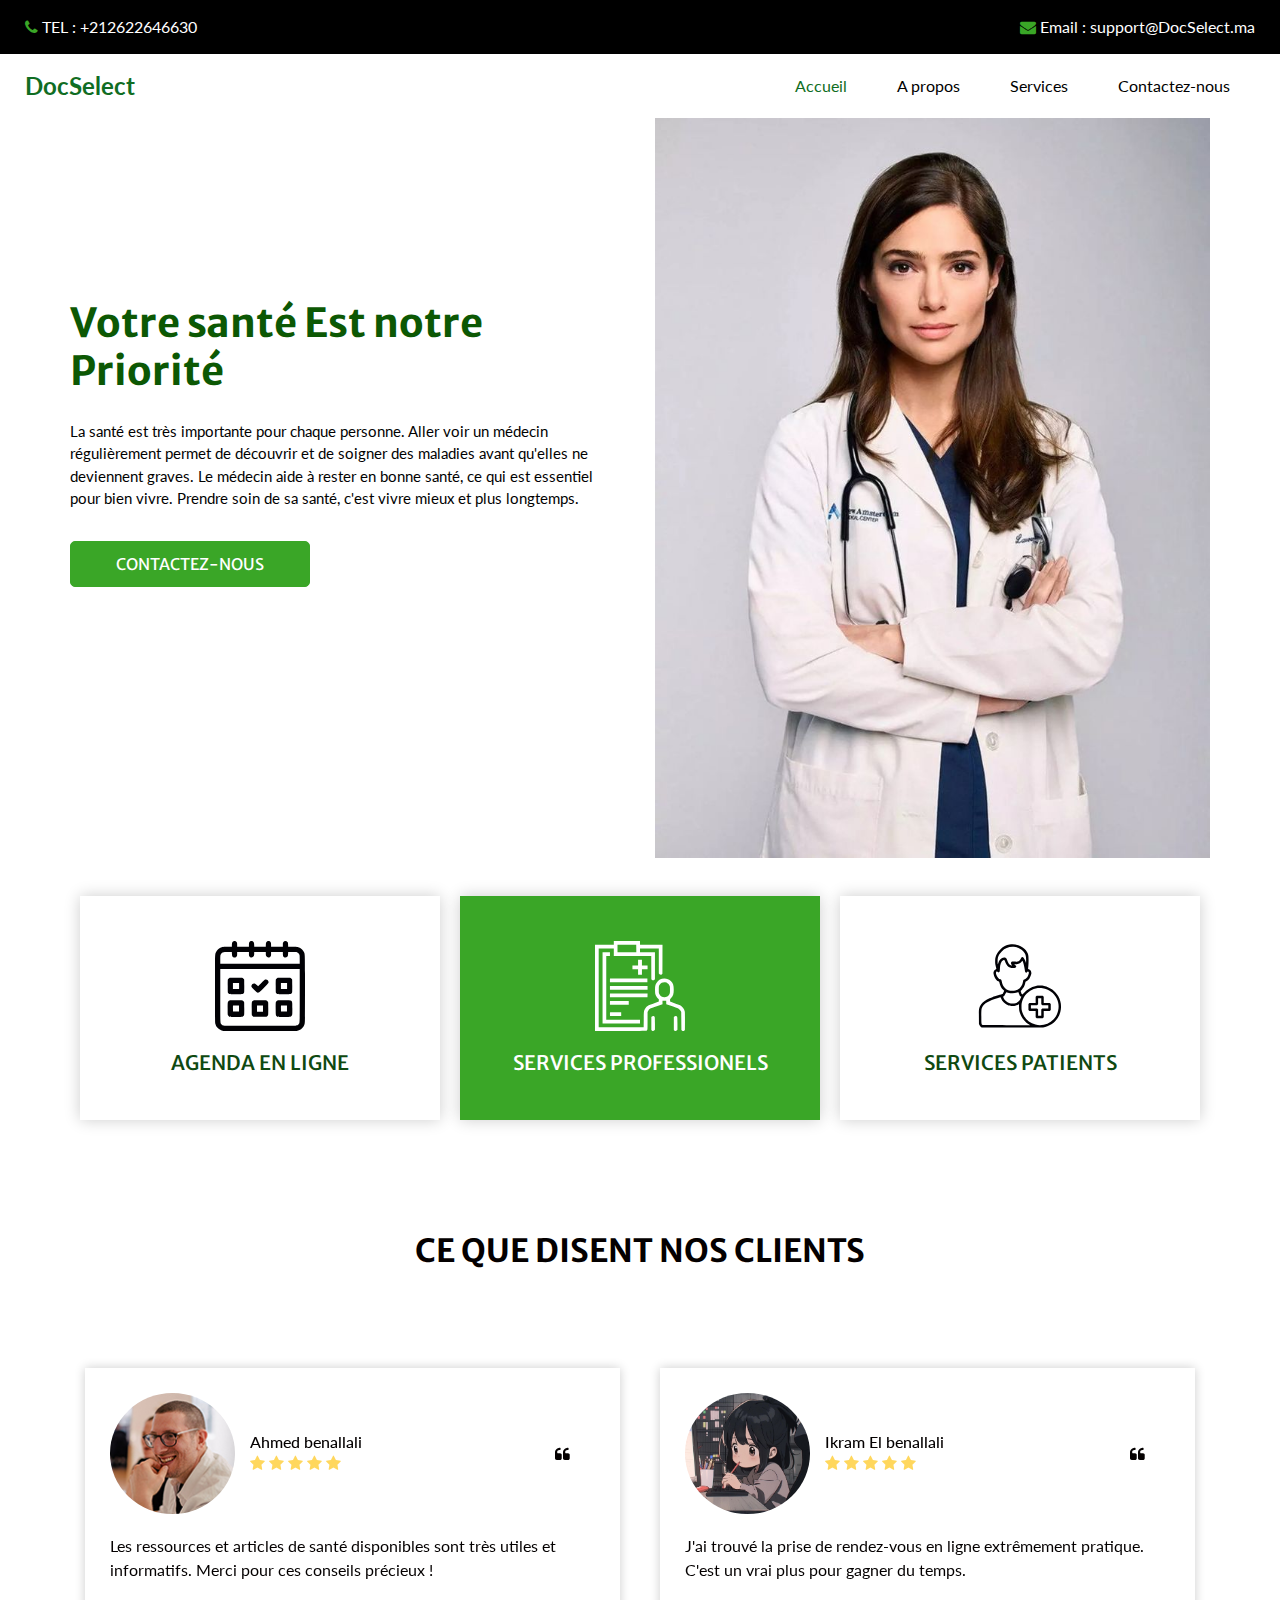
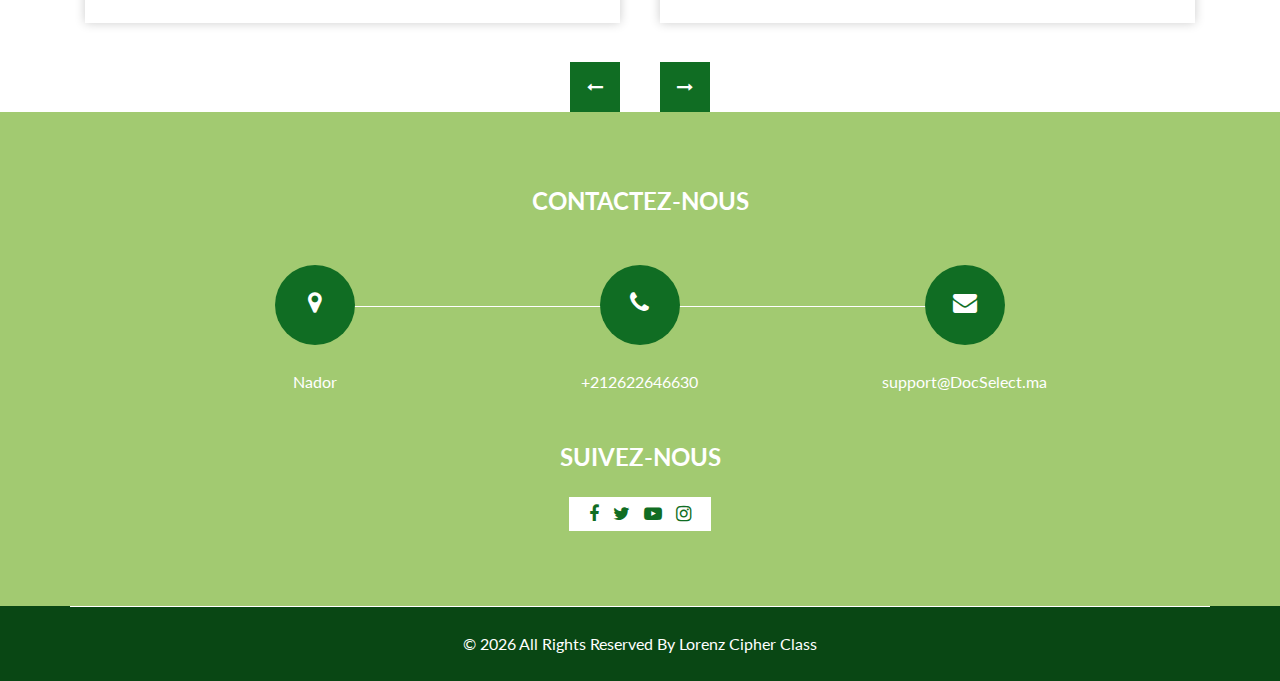
<file: home.html>
<!DOCTYPE html>
<html>
  <head>
    <!-- Basic -->
    <meta charset="utf-8" />
    <meta http-equiv="X-UA-Compatible" content="IE=edge" />
    <!-- Mobile Metas -->
    <meta
      name="viewport"
      content="width=device-width, initial-scale=1, shrink-to-fit=no"
    />
    <!-- Site Metas -->
    <meta name="keywords" content="" />
    <meta name="description" content="" />
    <meta name="author" content="" />

    <title>DocSelect</title>

    <!-- slider stylesheet -->
    <link
      rel="stylesheet"
      type="text/css"
      href="https://cdnjs.cloudflare.com/ajax/libs/OwlCarousel2/2.3.4/assets/owl.carousel.min.css"
    />
    <!-- bootstrap core css -->
    <link rel="stylesheet" type="text/css" href="css/bootstrap.css" />
    <!-- font awesome style -->
    <link rel="stylesheet" type="text/css" href="css/font-awesome.min.css" />

    <!-- Custom styles for this template -->
    <link href="css/style.css" rel="stylesheet" />
    <!-- responsive style -->
    <link href="css/responsive.css" rel="stylesheet" />
  </head>

  <body>
    <div class="hero_area">
      <!-- header section strats -->
      <header class="header_section">
        <div class="header_top">
          <div class="container-fluid">
            <div class="contact_nav">
              <a href="tel:+212694430042">
                <i class="fa fa-phone" aria-hidden="true"></i>
                <span> TEL : +212622646630 </span>
              </a>
              <a href="support@DocSelect.ma">
                <i class="fa fa-envelope" aria-hidden="true"></i>
                <span> Email : support@DocSelect.ma </span>
              </a>
            </div>
          </div>
        </div>
        <div class="header_bottom">
          <div class="container-fluid">
            <nav class="navbar navbar-expand-lg custom_nav-container">
              <a class="navbar-brand" href="home.html">
                <span> DocSelect </span>
              </a>

              <button
                class="navbar-toggler"
                type="button"
                data-toggle="collapse"
                data-target="#navbarSupportedContent"
                aria-controls="navbarSupportedContent"
                aria-expanded="false"
                aria-label="Toggle navigation"
              >
                <span class=""> </span>
              </button>

              <div class="collapse navbar-collapse" id="navbarSupportedContent">
                <ul class="navbar-nav">
                  <li class="nav-item active">
                    <a class="nav-link" href="home.html"
                      >Accueil <span class="sr-only">(current)</span></a
                    >
                  </li>
                  <li class="nav-item">
                    <a class="nav-link" href="about.html"> A propos</a>
                  </li>
                  <li class="nav-item">
                    <a class="nav-link" href="service.html">Services</a>
                  </li>
                  <li class="nav-item">
                    <a class="nav-link" href="contact.html">Contactez-nous</a>
                  </li>
                </ul>
              </div>
            </nav>
          </div>
        </div>
      </header>
      <!-- end header section -->
      <!-- slider section -->
      <section class="slider_section">
        <div class="container">
          <div class="row">
            <div class="col-md-6">
              <div class="detail-box">
                <h1>
                  Votre santé Est notre <br />
                  Priorité <br />
                  
                </h1>
                <p>
                    La santé est très importante pour chaque personne.
                    Aller voir un médecin régulièrement permet de découvrir et de soigner des maladies
                    avant qu'elles ne deviennent graves. Le médecin aide à rester en bonne santé,
                    ce qui est essentiel pour bien vivre. Prendre soin de sa santé,
                    c'est vivre mieux et plus longtemps.
                </p>
                <a href="contact.html"> Contactez-nous </a>
              </div>
            </div>
            <div class="col-md-6">
              <div class="img-box">
                <img src="images/doctor2.jpg" alt="" />
              </div>
            </div>
          </div>
        </div>
      </section>
      <!-- end slider section -->
    </div>

    <!-- feature section -->
    <section class="feature_section">
      <div class="container">
        <div class="feature_container">
          <div class="box">
            <div class="img-box">
              <svg
                xmlns="http://www.w3.org/2000/svg"
                version="1.0"
                width="512.000000pt"
                height="512.000000pt"
                viewBox="0 0 512.000000 512.000000"
                preserveAspectRatio="xMidYMid meet"
              >
                <g
                  transform="translate(0.000000,512.000000) scale(0.100000,-0.100000)"
                  fill="#000000"
                  stroke="none"
                >
                  <path
                    d="M1055 5106 c-72 -32 -95 -85 -95 -218 l0 -88 -227 0 c-257 0 -321 -9 -429 -62 -92 -44 -197 -149 -241 -239 -67 -136 -63 1 -63 -2100 0 -1869 0 -1907 20 -1983 25 -101 69 -176 144 -252 76 -75 151 -119 252 -144 76 -20 115 -20 2144 -20 2026 0 2068 0 2144 20 105 26 168 63 247 140 80 79 123 153 149 256 20 76 20 114 20 1983 0 2101 4 1964 -63 2100 -43 89 -149 195 -240 239 -107 52 -172 62 -428 62 l-227 0 -4 109 c-3 91 -7 115 -24 137 -70 94 -190 96 -251 5 -20 -30 -23 -46 -23 -142 l0 -109 -335 0 -335 0 0 100 c0 117 -13 156 -61 191 -45 32 -125 33 -165 3 -60 -44 -69 -67 -72 -185 l-4 -109 -328 0 -328 0 -4 109 c-3 118 -12 141 -72 185 -40 30 -120 29 -165 -3 -48 -35 -61 -74 -61 -191 l0 -100 -335 0 -335 0 0 109 c0 96 -3 112 -23 142 -40 61 -117 84 -182 55z m-93 -713 c4 -124 18 -158 78 -192 72 -40 158 -18 200 51 17 28 20 51 20 141 l0 107 335 0 335 0 0 -107 c0 -90 3 -113 20 -141 61 -100 204 -95 258 8 18 37 22 60 22 142 l0 98 330 0 330 0 0 -98 c0 -82 4 -105 23 -142 53 -103 196 -108 257 -8 17 28 20 51 20 141 l0 107 335 0 335 0 0 -107 c0 -122 13 -156 72 -194 41 -25 122 -22 160 7 50 37 62 71 66 187 l4 108 237 -3 236 -3 53 -30 c56 -30 100 -83 120 -144 8 -22 12 -116 12 -262 l0 -229 -2260 0 -2260 0 0 229 c0 148 4 240 12 262 17 51 54 101 93 128 68 46 97 50 331 51 l222 0 4 -107z m3858 -2371 c0 -1695 6 -1564 -76 -1646 -82 -83 113 -76 -2184 -76 -2297 0 -2102 -7 -2184 76 -82 82 -76 -49 -76 1646 l0 1508 2260 0 2260 0 0 -1508z"
                  />
                  <path
                    d="M800 3008 c-18 -13 -43 -36 -54 -51 -20 -28 -21 -39 -21 -397 0 -358 1 -369 21 -397 11 -15 36 -38 54 -50 33 -23 36 -23 395 -23 359 0 362 0 395 23 18 12 43 35 54 50 20 28 21 39 21 397 0 358 -1 369 -21 397 -11 15 -36 38 -54 51 -33 22 -36 22 -395 22 -359 0 -362 0 -395 -22z m570 -448 l0 -170 -175 0 -175 0 0 170 0 170 175 0 175 0 0 -170z"
                  />
                  <path
                    d="M3530 3008 c-18 -13 -43 -36 -54 -51 -20 -28 -21 -39 -21 -397 0 -358 1 -369 21 -397 11 -15 36 -38 54 -50 33 -23 36 -23 395 -23 359 0 362 0 395 23 18 12 43 35 54 50 20 28 21 39 21 397 0 358 -1 369 -21 397 -11 15 -36 38 -54 51 -33 22 -36 22 -395 22 -359 0 -362 0 -395 -22z m570 -448 l0 -170 -175 0 -175 0 0 170 0 170 175 0 175 0 0 -170z"
                  />
                  <path
                    d="M2855 2930 c-18 -6 -102 -82 -217 -197 l-188 -188 -67 67 c-38 36 -82 73 -100 82 -118 59 -250 -65 -202 -191 5 -15 69 -87 142 -160 151 -153 188 -175 260 -154 35 11 84 54 291 259 136 136 254 261 262 279 50 115 -62 240 -181 203z"
                  />
                  <path
                    d="M827 1736 c-50 -18 -67 -34 -88 -81 -17 -36 -19 -73 -19 -380 0 -334 0 -342 23 -385 16 -33 34 -51 67 -67 43 -23 52 -23 385 -23 334 0 342 0 385 23 26 13 53 36 65 57 19 33 20 52 20 395 0 344 -1 362 -20 395 -12 19 -36 43 -55 55 -33 19 -53 20 -380 22 -271 2 -353 0 -383 -11z m538 -461 l0 -170 -170 0 -170 0 -3 160 c-1 87 0 165 3 172 3 11 41 13 172 11 l168 -3 0 -170z"
                  />
                  <path
                    d="M2196 1740 c-16 -5 -40 -19 -53 -32 -53 -49 -53 -51 -53 -436 0 -356 0 -359 23 -392 12 -18 35 -43 50 -54 28 -20 39 -21 397 -21 358 0 369 1 397 21 15 11 38 36 51 54 22 33 22 36 22 395 0 359 0 362 -22 395 -13 18 -36 43 -51 54 -27 20 -40 21 -380 23 -194 1 -365 -2 -381 -7z m534 -465 l0 -175 -170 0 -170 0 0 175 0 175 170 0 170 0 0 -175z"
                  />
                  <path
                    d="M3555 1735 c-49 -18 -81 -53 -95 -106 -7 -26 -10 -157 -8 -377 3 -385 4 -387 88 -429 43 -23 51 -23 385 -23 333 0 342 0 385 23 33 16 51 34 68 67 22 43 22 52 22 385 0 503 33 469 -460 472 -280 2 -353 0 -385 -12z m540 -460 l0 -170 -170 0 -170 0 -3 160 c-1 87 0 165 3 172 3 11 41 13 172 11 l168 -3 0 -170z"
                  />
                </g>
              </svg>
            </div>
            <h5 class="name">Agenda En Ligne</h5>
          </div>
          <div class="box active">
            <div class="img-box">
              <svg
                xmlns="http://www.w3.org/2000/svg"
                version="1.0"
                width="512.000000pt"
                height="512.000000pt"
                viewBox="0 0 512.000000 512.000000"
                preserveAspectRatio="xMidYMid meet"
              >
                <g
                  transform="translate(0.000000,512.000000) scale(0.100000,-0.100000)"
                  fill="#000000"
                  stroke="none"
                >
                  <path
                    d="M1070 5015 l0 -105 -535 0 -535 0 0 -2455 0 -2455 1449 0 c918 0 1459 4 1475 10 14 5 35 24 46 42 19 32 20 51 20 528 l0 495 24 51 c30 64 77 118 130 148 22 13 188 74 369 137 l327 114 0 95 0 95 105 0 104 0 3 -95 3 -95 305 -107 c168 -59 325 -115 350 -124 60 -23 134 -95 167 -163 l28 -56 5 -507 5 -508 28 -27 c39 -40 105 -40 144 0 l28 27 3 483 c2 320 -1 504 -8 547 -26 152 -135 304 -267 372 -38 20 -182 75 -320 123 l-253 88 0 70 0 70 59 62 c115 119 151 231 151 470 0 245 -39 364 -155 480 -105 105 -229 156 -380 156 -188 0 -341 -84 -447 -246 -67 -103 -82 -172 -83 -380 0 -111 5 -201 13 -234 20 -86 70 -176 139 -251 l63 -68 0 -63 0 -64 -257 -90 c-142 -49 -285 -103 -317 -119 -79 -39 -175 -135 -216 -216 -63 -124 -63 -124 -67 -602 l-5 -438 -1279 0 -1279 0 0 2240 0 2240 430 0 430 0 0 -210 0 -210 1065 0 1065 0 2 -665 3 -665 28 -27 c22 -22 37 -28 73 -28 39 0 50 5 75 33 l29 32 0 765 0 765 -425 0 -425 0 0 105 0 105 535 0 535 0 0 -710 0 -710 29 -32 c25 -28 36 -33 75 -33 36 0 51 6 73 28 l28 27 3 825 2 825 -640 0 -640 0 0 105 0 105 -745 0 -745 0 0 -105z m1278 -322 l2 -213 -535 0 -535 0 0 215 0 215 533 -2 532 -3 3 -212z m1750 -1958 c65 -35 106 -81 141 -155 25 -53 26 -62 26 -235 0 -173 -1 -182 -26 -236 -116 -248 -464 -251 -580 -4 -28 59 -29 63 -29 236 0 194 7 230 59 301 67 91 149 129 271 125 72 -3 93 -8 138 -32z"
                  />
                  <path
                    d="M430 2455 l0 -2025 1065 0 1065 0 0 105 0 105 -960 0 -960 0 0 1815 0 1815 105 0 105 0 0 105 0 105 -210 0 -210 0 0 -2025z"
                  />
                  <path
                    d="M2450 3890 l0 -160 -160 0 -160 0 0 -105 0 -105 160 0 160 0 0 -160 0 -160 110 0 110 0 0 160 0 160 160 0 160 0 0 105 0 105 -160 0 -160 0 0 160 0 160 -110 0 -110 0 0 -160z"
                  />
                  <path
                    d="M857 2983 c-4 -3 -7 -51 -7 -105 l0 -98 1065 0 1065 0 0 105 0 105 -1058 0 c-582 0 -1062 -3 -1065 -7z"
                  />
                  <path
                    d="M850 2455 l0 -105 1070 0 1070 0 0 105 0 105 -1070 0 -1070 0 0 -105z"
                  />
                  <path
                    d="M850 2025 l0 -105 1068 2 1067 3 3 103 3 102 -1071 0 -1070 0 0 -105z"
                  />
                  <path
                    d="M857 1703 c-4 -3 -7 -51 -7 -105 l0 -98 535 0 535 0 0 105 0 105 -528 0 c-291 0 -532 -3 -535 -7z"
                  />
                  <path
                    d="M854 1057 c-3 -8 -3 -56 -2 -108 l3 -94 318 -3 317 -2 0 110 0 110 -315 0 c-253 0 -317 -3 -321 -13z"
                  />
                  <path
                    d="M3238 821 l-33 -29 0 -366 0 -366 28 -27 c22 -22 37 -28 73 -28 39 0 50 5 75 33 l29 32 0 350 c0 376 -2 390 -51 416 -44 22 -85 17 -121 -15z"
                  />
                  <path
                    d="M4518 821 l-33 -29 0 -366 0 -366 28 -27 c22 -22 37 -28 73 -28 39 0 50 5 75 33 l29 32 0 350 c0 376 -2 390 -51 416 -44 22 -85 17 -121 -15z"
                  />
                </g>
              </svg>
            </div>
            <h5 class="name">Services Professionels</h5>
          </div>
          <div class="box">
            <div class="img-box">
              <svg
                xmlns="http://www.w3.org/2000/svg"
                version="1.0"
                width="512.000000pt"
                height="512.000000pt"
                viewBox="0 0 512.000000 512.000000"
                preserveAspectRatio="xMidYMid meet"
              >
                <g
                  transform="translate(0.000000,512.000000) scale(0.100000,-0.100000)"
                  fill="#000000"
                  stroke="none"
                >
                  <path
                    d="M1962 4914 c-177 -30 -362 -121 -494 -244 -163 -151 -250 -285 -295 -459 -21 -79 -25 -121 -27 -241 -1 -132 2 -157 31 -275 18 -71 35 -139 38 -150 5 -17 -2 -24 -43 -41 -78 -33 -122 -108 -122 -207 0 -63 50 -213 96 -289 49 -80 119 -149 181 -179 50 -23 52 -26 64 -79 34 -160 106 -300 211 -406 l60 -61 -46 -92 c-26 -50 -48 -91 -50 -91 -14 0 -470 -135 -551 -163 -134 -46 -268 -102 -335 -140 -186 -104 -325 -236 -390 -371 -66 -138 -72 -186 -68 -638 l3 -395 35 -69 c25 -49 47 -77 78 -99 l44 -30 1746 0 1747 0 117 32 c430 116 750 433 863 855 82 308 38 636 -124 912 -175 297 -451 495 -801 572 -106 24 -357 24 -465 0 -281 -62 -523 -208 -696 -421 -77 -96 -98 -89 -144 48 l-29 85 69 74 c39 41 85 100 104 131 39 66 88 202 97 270 6 45 9 49 58 73 64 32 137 102 182 176 43 70 91 198 100 266 15 113 -56 234 -146 248 -23 4 -40 12 -40 20 0 7 7 89 16 181 20 213 15 527 -11 618 -36 126 -99 229 -202 325 -228 216 -540 308 -861 254z m333 -139 c174 -31 321 -107 447 -231 132 -131 170 -251 166 -522 -3 -158 -4 -165 -16 -122 -21 68 -79 189 -119 248 -61 87 -111 82 -163 -17 -43 -79 -93 -137 -144 -164 -38 -20 -52 -22 -203 -20 -158 3 -163 2 -190 -21 -40 -35 -38 -90 5 -151 17 -25 32 -48 32 -50 0 -10 -56 8 -104 34 -61 32 -107 92 -141 184 -79 212 -106 241 -213 234 -157 -11 -284 -140 -336 -337 -14 -54 -14 -54 -22 -25 -5 17 -8 89 -7 160 3 243 58 373 235 553 208 210 481 298 773 247z m-599 -782 c65 -177 92 -227 156 -292 86 -86 183 -122 328 -120 105 1 128 7 153 41 26 35 17 59 -49 128 l-52 55 77 -3 c147 -7 268 44 350 148 l40 51 14 -28 c42 -80 95 -303 121 -508 12 -90 19 -113 36 -127 33 -27 67 -22 99 13 36 38 70 37 90 -5 18 -39 2 -115 -49 -221 -42 -89 -117 -169 -167 -180 -89 -20 -95 -28 -113 -150 -29 -196 -136 -358 -290 -439 -94 -49 -183 -69 -315 -69 -182 1 -301 43 -411 145 -104 98 -168 227 -194 393 -12 79 -40 115 -89 115 -64 0 -154 99 -206 229 -35 86 -43 153 -21 186 21 32 37 32 87 -2 33 -22 45 -25 67 -17 43 15 55 54 58 192 8 267 77 449 189 498 56 25 72 19 91 -33z m2154 -1558 c356 -53 648 -269 801 -590 140 -292 141 -612 5 -901 -52 -110 -107 -192 -182 -273 -261 -283 -664 -402 -1035 -307 -372 95 -665 387 -766 763 -24 87 -27 116 -27 263 0 146 3 176 26 261 48 179 134 332 259 464 93 98 182 164 294 220 200 99 411 133 625 100z m-1975 -254 c158 -49 368 -47 519 3 39 14 74 21 77 18 3 -4 21 -50 38 -102 31 -89 53 -130 72 -130 4 0 19 -4 34 -10 l25 -10 -23 -47 c-13 -27 -32 -70 -42 -98 -33 -92 -135 -175 -268 -220 -92 -31 -240 -35 -328 -9 -147 44 -283 156 -347 285 -41 85 -41 104 1 115 28 8 39 22 90 122 39 75 63 112 72 109 7 -3 43 -15 80 -26z m-401 -307 c63 -186 245 -364 436 -426 90 -29 288 -36 382 -14 53 12 164 56 208 83 3 2 5 -63 6 -145 0 -153 9 -212 51 -347 83 -267 278 -514 519 -659 l59 -36 -1356 0 c-1321 0 -1356 0 -1373 19 -41 45 -46 97 -46 475 0 391 5 436 56 541 105 214 355 359 894 519 63 19 122 34 132 35 11 1 21 -14 32 -45z"
                  />
                  <path
                    d="M3479 1971 l-29 -29 0 -171 0 -171 -176 0 -176 0 -29 -29 -29 -29 0 -172 0 -172 29 -29 29 -29 176 0 176 0 0 -176 0 -176 29 -29 29 -29 172 0 172 0 29 29 29 29 0 176 0 176 171 0 171 0 29 29 29 29 0 172 0 172 -29 29 -29 29 -171 0 -171 0 0 171 0 171 -29 29 -29 29 -172 0 -172 0 -29 -29z m291 -282 l0 -171 29 -29 29 -29 171 0 171 0 0 -90 0 -90 -171 0 -171 0 -29 -29 -29 -29 0 -176 0 -176 -90 0 -90 0 0 176 0 176 -29 29 -29 29 -176 0 -176 0 0 90 0 90 176 0 176 0 29 29 29 29 0 171 0 171 90 0 90 0 0 -171z"
                  />
                </g>
              </svg>
            </div>
            <h5 class="name">Services Patients</h5>
          </div>
        </div>
      </div>
    </section>

    <!-- end feature section -->

        <!-- client section -->

        <section class="client_section">
            <div class="container">
              <div class="heading_container heading_center">
                <h2>ce que disent nos clients</h2>
              </div>
              <div class="carousel-wrap layout_padding2-top">
                <div class="owl-carousel">
                  <div class="item">
                    <div class="box">
                      <div class="client_id">
                        <div class="img-box">
                          <img src="images/client-1.jpg" alt="" />
                        </div>
                        <div class="client_detail">
                          <div class="client_info">
                            <h6>Ahmed benallali</h6>
                            <i class="fa fa-star" aria-hidden="true"></i>
                            <i class="fa fa-star" aria-hidden="true"></i>
                            <i class="fa fa-star" aria-hidden="true"></i>
                            <i class="fa fa-star" aria-hidden="true"></i>
                            <i class="fa fa-star" aria-hidden="true"></i>
                          </div>
                          <i class="fa fa-quote-left" aria-hidden="true"></i>
                        </div>
                      </div>
                      <div class="client_text">
                        <p>
                          Les ressources et articles de santé disponibles sont très utiles et informatifs. Merci pour ces conseils précieux !
                        </p>
                      </div>
                    </div>
                  </div>
                  <div class="item">
                    <div class="box">
                      <div class="client_id">
                        <div class="img-box">
                          <img src="images/imageikram.jpg" alt="" />
                        </div>
                        <div class="client_detail">
                          <div class="client_info">
                            <h6>Ikram El benallali</h6>
                            <i class="fa fa-star" aria-hidden="true"></i>
                            <i class="fa fa-star" aria-hidden="true"></i>
                            <i class="fa fa-star" aria-hidden="true"></i>
                            <i class="fa fa-star" aria-hidden="true"></i>
                            <i class="fa fa-star" aria-hidden="true"></i>
                          </div>
                          <i class="fa fa-quote-left" aria-hidden="true"></i>
                        </div>
                      </div>
                      <div class="client_text">
                        <p>
                          J'ai trouvé la prise de rendez-vous en ligne extrêmement pratique. C'est un vrai plus pour gagner du temps.
                        </p>
                      </div>
                    </div>
                  </div>
                  <div class="item">
                    <div class="box">
                      <div class="client_id">
                        <div class="img-box">
                          <img src="images/imagemerieem2.jpg" alt="" />
                        </div>
                        <div class="client_detail">
                          <div class="client_info">
                            <h6>Meriem El mecaniqui</h6>
                            <i class="fa fa-star" aria-hidden="true"></i>
                            <i class="fa fa-star" aria-hidden="true"></i>
                            <i class="fa fa-star" aria-hidden="true"></i>
                            <i class="fa fa-star" aria-hidden="true"></i>
                            <i class="fa fa-star" aria-hidden="true"></i>
                          </div>
                          <i class="fa fa-quote-left" aria-hidden="true"></i>
                        </div>
                      </div>
                      <div class="client_text">
                        <p>
                          J'apprécie la richesse d'informations sur les services offerts.
                          Cela m'a vraiment aidé à comprendre ce que je peux attendre lors de ma visite
                        </p>
                      </div>
                    </div>
                  </div>
                  <div class="item">
                    <div class="box">
                      <div class="client_id">
                        <div class="img-box">
                          <img src="images/client-2.jpg" alt="" />
                        </div>
                        <div class="client_detail">
                          <div class="client_info">
                            <h6>Jorch morik</h6>
                            <i class="fa fa-star" aria-hidden="true"></i>
                            <i class="fa fa-star" aria-hidden="true"></i>
                            <i class="fa fa-star" aria-hidden="true"></i>
                            <i class="fa fa-star" aria-hidden="true"></i>
                            <i class="fa fa-star" aria-hidden="true"></i>
                          </div>
                          <i class="fa fa-quote-left" aria-hidden="true"></i>
                        </div>
                      </div>
                      <div class="client_text">
                        <p>
                          Le site est très clair et facile à naviguer, ce qui rend la prise de rendez-vous simple et rapide !
                        </p>
                      </div>
                    </div>
                  </div>
                </div>
              </div>
            </div>
          </section>
      
          <!-- end client section -->

           <!-- info section -->
    <section class="info_section">
        <div class="container">
          <h4>contactez-nous</h4>
          <div class="row">
            <div class="col-lg-10 mx-auto">
              <div class="info_items">
                <div class="row">
                  <div class="col-md-4">
                    <a href="https://www.youcode.ma/Nador">
                      <div class="item">
                        <div class="img-box">
                          <i class="fa fa-map-marker" aria-hidden="true"></i>
                        </div>
                        <p>Nador</p>
                      </div>
                    </a>
                  </div>
                  <div class="col-md-4">
                    <a href="tel:+212622646630">
                      <div class="item">
                        <div class="img-box">
                          <i class="fa fa-phone" aria-hidden="true"></i>
                        </div>
                        <p>+212622646630</p>
                      </div>
                    </a>
                  </div>
                  <div class="col-md-4">
                    <a href="support@DocSelect.ma">
                      <div class="item">
                        <div class="img-box">
                          <i class="fa fa-envelope" aria-hidden="true"></i>
                        </div>
                        <p>support@DocSelect.ma</p>
                      </div>
                    </a>
                  </div>
                </div>
              </div>
            </div>
          </div>
        </div>
        <div class="social-box">
          <h4>suivez-nous</h4>
          <div class="box">
            <a href="">
              <i class="fa fa-facebook" aria-hidden="true"></i>
            </a>
            <a href="">
              <i class="fa fa-twitter" aria-hidden="true"></i>
            </a>
            <a href="">
              <i class="fa fa-youtube-play" aria-hidden="true"></i>
            </a>
            <a href="">
              <i class="fa fa-instagram" aria-hidden="true"></i>
            </a>
          </div>
        </div>
      </section>
  
      <!-- end info_section -->
  
      <!-- footer section -->
      <footer class="footer_section">
        <div class="container">
          <p>
            &copy; <span id="displayDateYear"></span> All Rights Reserved By
            <a href="#">Lorenz Cipher Class</a>
          </p>
        </div>
      </footer>
      <!-- footer section -->
  
      <script src="js/jquery-3.4.1.min.js"></script>
      <script src="js/bootstrap.js"></script>
      <script src="https://cdnjs.cloudflare.com/ajax/libs/OwlCarousel2/2.3.4/owl.carousel.min.js"></script>
      <script src="js/custom.js"></script>
      
  </body>
</file>
<file: css/style.css>
@import url("https://fonts.googleapis.com/css2?family=Lato:wght@400;700&family=Merriweather+Sans:wght@400;700&display=swap");

body {
  font-family: 'Lato', sans-serif;
  color: #040000;
}

.layout_padding {
  padding-top: 120px;
  padding-bottom: 120px;
}

.layout_padding2 {
  padding: 45px 0;
}

.layout_padding2-top {
  padding-top: 45px;
}

.layout_padding2-bottom {
  padding-bottom: 45px;
}

.layout_padding-top {
  padding-top: 120px;
}

.layout_padding-bottom {
  padding-bottom: 120px;
}

.heading_container {
  display: -webkit-box;
  display: -ms-flexbox;
  display: flex;
  -webkit-box-orient: vertical;
  -webkit-box-direction: normal;
  -ms-flex-direction: column;
  flex-direction: column;
  -webkit-box-align: start;
  -ms-flex-align: start;
  align-items: flex-start;
}

.heading_container h2 {
  font-weight: bold;
  display: -webkit-box;
  display: -ms-flexbox;
  display: flex;
  -webkit-box-align: center;
  -ms-flex-align: center;
  align-items: center;
  text-transform: uppercase;
  font-family: 'Merriweather Sans', sans-serif;
}

.heading_container p {
  margin-bottom: 0;
}

.heading_container.heading_center {
  -webkit-box-align: center;
  -ms-flex-align: center;
  align-items: center;
  text-align: center;
}

h1,
h2 {
  font-family: 'Merriweather Sans', sans-serif;
}

a,
a:hover,
a:focus {
  text-decoration: none;
}

/*header section*/
.hero_area {
  position: relative;
  background-color: #e2f8e400;
}

.header_section .container-fluid {
  padding-right: 25px;
  padding-left: 25px;
}

.header_section .header_top {
  padding: 15px 0;
  background-color: #000000;
}

.header_section .header_top .contact_nav {
  display: -webkit-box;
  display: -ms-flexbox;
  display: flex;
  -webkit-box-pack: justify;
  -ms-flex-pack: justify;
  justify-content: space-between;
}

.header_section .header_top .contact_nav a {
  color: #ffffff;
}

.header_section .header_top .contact_nav a i {
  color: #3aa627;
}

.header_section .header_bottom {
  padding: 10px 0;
}

.navbar-brand {
  padding: 0;
  margin: 0;
  color: #000000;
  font-weight: bold;
  font-size: 24px;
  font-weight: bold;
}

.navbar-brand span {
  color: #106d23;
  /* text-transform: uppercase; */
}

.custom_nav-container {
  padding: 0;
}

.custom_nav-container .navbar-nav {
  margin-left: auto;
}

.custom_nav-container .navbar-nav .nav-item .nav-link {
  padding: 10px 25px;
  color: #000000;
  text-align: center;
}

.custom_nav-container .navbar-nav .nav-item:hover .nav-link,
.custom_nav-container .navbar-nav .nav-item.active .nav-link {
  color: #106d23;
}

.custom_nav-container .form-inline .nav_search-btn {
  width: 35px;
  height: 35px;
  padding: 0;
  border: none;
  color: #000000;
}

.custom_nav-container .form-inline .nav_search-btn:hover {
  color: #106d23;
}

.custom_nav-container .navbar-toggler {
  outline: none;
}

.custom_nav-container .navbar-toggler {
  padding: 0;
  width: 37px;
  height: 42px;
  -webkit-transition: all .3s;
  transition: all .3s;
}

.custom_nav-container .navbar-toggler span {
  display: block;
  width: 35px;
  height: 4px;
  background-color: #000000;
  margin: 7px 0;
  -webkit-transition: all 0.3s;
  transition: all 0.3s;
  position: relative;
  border-radius: 5px;
  -webkit-transition: all .3s;
  transition: all .3s;
}

.custom_nav-container .navbar-toggler span::before,
.custom_nav-container .navbar-toggler span::after {
  content: "";
  position: absolute;
  left: 0;
  height: 100%;
  width: 100%;
  background-color: #000000;
  top: -10px;
  border-radius: 5px;
  -webkit-transition: all .3s;
  transition: all .3s;
}

.custom_nav-container .navbar-toggler span::after {
  top: 10px;
}

.custom_nav-container .navbar-toggler[aria-expanded="true"] {
  -webkit-transform: rotate(360deg);
  transform: rotate(360deg);
}

.custom_nav-container .navbar-toggler[aria-expanded="true"] span {
  -webkit-transform: rotate(45deg);
  transform: rotate(45deg);
}

.custom_nav-container .navbar-toggler[aria-expanded="true"] span::before,
.custom_nav-container .navbar-toggler[aria-expanded="true"] span::after {
  -webkit-transform: rotate(90deg);
  transform: rotate(90deg);
  top: 0;
}

.custom_nav-container .navbar-toggler[aria-expanded="true"] .s-1 {
  -webkit-transform: rotate(45deg);
  transform: rotate(45deg);
  margin: 0;
  margin-bottom: -4px;
}

.custom_nav-container .navbar-toggler[aria-expanded="true"] .s-2 {
  display: none;
}

.custom_nav-container .navbar-toggler[aria-expanded="true"] .s-3 {
  -webkit-transform: rotate(-45deg);
  transform: rotate(-45deg);
  margin: 0;
  margin-top: -4px;
}

.custom_nav-container .navbar-toggler[aria-expanded="false"] .s-1,
.custom_nav-container .navbar-toggler[aria-expanded="false"] .s-2,
.custom_nav-container .navbar-toggler[aria-expanded="false"] .s-3 {
  -webkit-transform: none;
  transform: none;
}

.quote_btn-container {
  display: -webkit-box;
  display: -ms-flexbox;
  display: flex;
  -webkit-box-align: center;
  -ms-flex-align: center;
  align-items: center;
}

.quote_btn-container a {
  color: #ffffff;
  margin-right: 25px;
  text-transform: uppercase;
}

.quote_btn-container a span {
  margin-left: 5px;
}

.quote_btn-container a:hover {
  color: #3aa627;
}

/*end header section*/
/* slider section */
.slider_section {
  -webkit-box-flex: 1;
  -ms-flex: 1;
  flex: 1;
  display: -webkit-box;
  display: -ms-flexbox;
  display: flex;
  -webkit-box-align: center;
  -ms-flex-align: center;
  align-items: center;
  background-size: cover;
  background-position: bottom;
}

.slider_section .row {
  -webkit-box-align: center;
  -ms-flex-align: center;
  align-items: center;
}

.slider_section #customCarousel1 {
  width: 100%;
  position: unset;
}

.slider_section .detail-box {
  padding-bottom: 90px;
}

.slider_section .detail-box h1 {
  font-weight: bold;
  margin-bottom: 25px;
  color: #0c5804;
}

.slider_section .detail-box p {
  color: #010101;
  font-size: 15px;
}

.slider_section .detail-box a {
  display: inline-block;
  font-family: 'Merriweather Sans', sans-serif;
  text-transform: uppercase;
  padding: 10px 45px;
  background-color: #3aa627;
  border: 1px solid #3aa627;
  border-radius: 5px;
  color: #ffffff;
  margin-top: 15px;
}

.slider_section .detail-box a:hover {
  background-color: transparent;
  color: #3aa627;
}

.slider_section .img-box img {
  width: 100%;
}

.feature_section {
  margin-top: 150px;
  -webkit-transform: translateY(-50%);
  transform: translateY(-50%);
}

.feature_section .feature_container {
  display: -webkit-box;
  display: -ms-flexbox;
  display: flex;
}

.feature_section .feature_container .box {
  -webkit-box-flex: 1;
  -ms-flex: 1;
  flex: 1;
  display: -webkit-box;
  display: -ms-flexbox;
  display: flex;
  -webkit-box-orient: vertical;
  -webkit-box-direction: normal;
  -ms-flex-direction: column;
  flex-direction: column;
  -webkit-box-align: center;
  -ms-flex-align: center;
  align-items: center;
  text-align: center;
  margin: 0 10px;
  padding: 45px 15px;
  background-color: #ffffff;
  color: #0f4911;
  -webkit-transition: all 0.3s;
  transition: all 0.3s;
  -webkit-box-shadow: 0 0 15px 0 rgba(0, 0, 0, 0.2);
  box-shadow: 0 0 15px 0 rgba(0, 0, 0, 0.2);
}

.feature_section .feature_container .box .img-box {
  width: 90px;
  height: 90px;
}

.feature_section .feature_container .box .img-box svg {
  width: 100%;
  height: auto;
  max-height: 100%;
  fill: #010105;
  -webkit-transition: all 0.3s;
  transition: all 0.3s;
}

.feature_section .feature_container .box .img-box svg path {
  fill: #010105;
}

.feature_section .feature_container .box .name {
  margin-top: 20px;
  text-transform: uppercase;
  font-family: 'Merriweather Sans', sans-serif;
  margin-bottom: 0;
}

.feature_section .feature_container .box:hover,
.feature_section .feature_container .box.active {
  background-color: #3aa627;
  color: #ffffff;
}

.feature_section .feature_container .box:hover .img-box svg,
.feature_section .feature_container .box.active .img-box svg {
  fill: #ffffff;
}

.feature_section .feature_container .box:hover .img-box svg path,
.feature_section .feature_container .box.active .img-box svg path {
  fill: #ffffff;
}

.about_section .row {
  -webkit-box-align: center;
  -ms-flex-align: center;
  align-items: center;
}

.about_section .detail-box h2 {
  text-transform: uppercase;
  font-weight: bold;
}

.about_section .detail-box p {
  margin-top: 10px;
}

.about_section .detail-box a {
  margin-top: 15px;
  display: inline-block;
  font-family: 'Merriweather Sans', sans-serif;
  text-transform: uppercase;
  padding: 10px 45px;
  background-color: #106d23;
  border: 1px solid #106d23;
  border-radius: 2px;
  color: #ffffff;
}

.about_section .detail-box a:hover {
  background-color: transparent;
  color: #106d23;
}

.about_section .img-box img {
  width: 100%;
}

.professional_section {
  background-color:#D3EE98;
}

.professional_section .row {
  -webkit-box-align: center;
  -ms-flex-align: center;
  align-items: center;
}

.professional_section .img-box img {
  width: 100%;
}

.professional_section .detail-box h2 {
  text-transform: uppercase;
  font-weight: bold;
  color: #106d23;
}

.professional_section .detail-box p {
  margin-top: 20px;
}

.professional_section .detail-box a {
  margin-top: 25px;
  display: inline-block;
  font-family: 'Merriweather Sans', sans-serif;
  text-transform: uppercase;
  padding: 10px 45px;
  background-color: #3aa627;
  border: 1px solid #3aa627;
  border-radius: 2px;
  color: #ffffff;
}

.professional_section .detail-box a:hover {
  background-color: transparent;
  color: #3aa627;
}

.service_section {
  position: relative;
}

.service_section .box {
  margin-top: 30px;
  text-align: center;
  -webkit-box-shadow: 0 0 5px 2px rgba(0, 0, 0, 0.15);
  box-shadow: 0 0 5px 2px rgba(0, 0, 0, 0.15);
  padding: 25px 15px;
  -webkit-transition: all .3s;
  transition: all .3s;
  display: -webkit-box;
  display: -ms-flexbox;
  display: flex;
  -webkit-box-orient: vertical;
  -webkit-box-direction: normal;
  -ms-flex-direction: column;
  flex-direction: column;
  -webkit-box-align: center;
  -ms-flex-align: center;
  align-items: center;
}

.service_section .box .img-box {
  width: 65px;
  height: 65px;
  display: -webkit-box;
  display: -ms-flexbox;
  display: flex;
  -webkit-box-pack: center;
  -ms-flex-pack: center;
  justify-content: center;
  -webkit-box-align: center;
  -ms-flex-align: center;
  align-items: center;
}

.service_section .box .img-box img {
  max-height: 100%;
  max-width: 100%;
  -webkit-transition: all .3s;
  transition: all .3s;
}

.service_section .box .detail-box {
  margin-top: 15px;
}

.service_section .box .detail-box h5 {
  font-weight: bold;
}

.service_section .box .detail-box p {
  margin: 0;
}

.service_section .box:hover {
  background-color: #3aa627;
  color: #ffffff;

}

/* .service_section .box:hover .img-box img {
  -webkit-filter: brightness(0) invert(1);
          filter: brightness(0) invert(1);
} */

.service_section .btn-box {
  display: -webkit-box;
  display: -ms-flexbox;
  display: flex;
  -webkit-box-pack: center;
  -ms-flex-pack: center;
  justify-content: center;
  margin-top: 45px;
}

.service_section .btn-box a {
  display: inline-block;
  font-family: 'Merriweather Sans', sans-serif;
  text-transform: uppercase;
  padding: 10px 45px;
  background-color:#106d23;
  border: 1px solid #106d23;
  border-radius: 0;
  color: #ffffff;
}

.service_section .btn-box a:hover {
  background-color: transparent;
  color: #106d23;
}

.client_section .heading_container {
  -webkit-box-align: center;
  -ms-flex-align: center;
  align-items: center;
  text-align: center;
}

.client_section .box {
  margin: 15px;
  -webkit-box-shadow: 0 0 10px 0 rgba(0, 0, 0, 0.2);
  box-shadow: 0 0 10px 0 rgba(0, 0, 0, 0.2);
  padding: 25px;
}

.client_section .box .client_id {
  display: -webkit-box;
  display: -ms-flexbox;
  display: flex;
}

.client_section .box .client_id .img-box {
  width: 125px;
  min-width: 125px;
  margin-right: 15px;
}

.client_section .box .client_id .img-box img {
  width: 100%;
  border-radius: 100%;
}

.client_section .box .client_id .client_detail {
  display: -webkit-box;
  display: -ms-flexbox;
  display: flex;
  -webkit-box-align: center;
  -ms-flex-align: center;
  align-items: center;
  -webkit-box-pack: justify;
  -ms-flex-pack: justify;
  justify-content: space-between;
  -webkit-box-flex: 1;
  -ms-flex: 1;
  flex: 1;
  padding-right: 25px;
}

.client_section .box .client_id .client_detail .client_info h6 {
  margin-bottom: 0;
}

.client_section .box .client_id .client_detail .client_info i {
  color: #ffcf3fd7;
}

.client_section .box .client_text {
  margin-top: 20px;
}

.client_section .owl-carousel .owl-nav {
  display: -webkit-box;
  display: -ms-flexbox;
  display: flex;
  -webkit-box-pack: center;
  -ms-flex-pack: center;
  justify-content: center;
  margin-top: 20px;
}

.client_section .owl-carousel .owl-nav button {
  width: 50px;
  height: 50px;
  background-color: #106d23;
  outline: none;
  margin: 0 20px;
  color: #ffffff;
}

.heading_container {
  margin-bottom: 30px;
}

.contact_section input {
  width: 100%;
  border: none;
  height: 50px;
  margin-bottom: 25px;
  padding-left: 25px;
  background-color: #ffffff;
  outline: none;
  color: #0f0107;
  -webkit-box-shadow: 0 0 7px 0 rgba(0, 0, 0, 0.2);
  box-shadow: 0 0 7px 0 rgba(0, 0, 0, 0.2);
}

.contact_section input::-webkit-input-placeholder {
  color: #737272;
}

.contact_section input:-ms-input-placeholder {
  color: #737272;
}

.contact_section input::-ms-input-placeholder {
  color: #737272;
}

.contact_section input::placeholder {
  color: #737272;
}

.contact_section input.message-box {
  height: 135px;
}

.contact_section button {
  border: none;
  display: inline-block;
  font-family: 'Merriweather Sans', sans-serif;
  text-transform: uppercase;
  padding: 10px 55px;
  background-color: #106d23;
  border: 1px solid #106d23;
  border-radius: 0;
  color: #ffffff;
  margin-top: 15px;
}

.contact_section button:hover {
  background-color: transparent;
  color: #106d23;
}

.contact_section .map_container {
  height: 360px;
}

.contact_section .map_container .map {
  height: 100%;
}

.info_section {
  padding: 75px 0;
  background-color: #A2CA71;
  text-align: center;
  color: #fff;
}

.info_section h4 {
  text-transform: uppercase;
  font-weight: bold;
  margin-bottom: 25px;
}

.info_section .social-box {
  display: -webkit-box;
  display: -ms-flexbox;
  display: flex;
  -webkit-box-orient: vertical;
  -webkit-box-direction: normal;
  -ms-flex-direction: column;
  flex-direction: column;
  -webkit-box-align: center;
  -ms-flex-align: center;
  align-items: center;
  margin-top: 25px;
}

.info_section .social-box .box {
  background-color: #ffffff;
  padding: 5px 15px;
}

.info_section a {
  margin: 0 5px;
  color: #106d23;
}

.info_section a i {
  font-size: 18px;
}

.info_section a:hover {
  color: #3aa627;
}

.info_items a {
  position: relative;
}

.info_items .item {
  display: -webkit-box;
  display: -ms-flexbox;
  display: flex;
  -webkit-box-orient: vertical;
  -webkit-box-direction: normal;
  -ms-flex-direction: column;
  flex-direction: column;
  -webkit-box-align: center;
  -ms-flex-align: center;
  align-items: center;
  text-align: center;
}

.info_items .item .img-box {
  width: 80px;
  height: 80px;
  border-radius: 100%;
  background-color: #ffffff;
  background-repeat: no-repeat;
  background-position: center;
  text-align: center;
  line-height: 80px;
  background-color: #106d23;
  color: #ffffff;
}

.info_items .item .img-box i {
  font-size: 24px;
}

.info_items .item p {
  margin-top: 25px;
  color: #fff;
  margin-bottom: 0;
}

.info_items .item:hover .img-box {
  background-color: #3aa627;
}

.info_items {
  position: relative;
}

.info_items::before {
  content: "";
  position: absolute;
  top: 65px;
  width: 75%;
  height: 1px;
  background-color: #fff;
  left: 50%;
  -webkit-transform: translateX(-50%);
  transform: translateX(-50%);
}

/* footer section*/
.footer_section {
  background-color: #094714;
}

.footer_section p {
  margin: 0;
  padding: 25px 0;
  color: #ffffff;
  text-align: center;
  border-top: 0.8px solid #ffffff;
}

.footer_section a {
  color: inherit;
}

/* end footer section*/
/* # sourceMappingURL=style.css.map */
</file>
<file: css/responsive.css>
@media (max-width: 1300px) {}

@media (max-width: 1120px) {}

@media (max-width: 992px) {
    .hero_area {
        height: auto;
    }

    .header_section .main_nav {
        flex: 1;
    }

    #navbarSupportedContent {
        margin-top: 15px;
    }

    .slider_section {
        padding-top: 45px;
    }

    .feature_section .feature_container .box {
        padding: 30px 15px;
    }

    .feature_section .feature_container .box .img-box {
        width: 75px;
    }


    .feature_section {
        transform: none;
        padding: 90px 0;
    }


}

@media (max-width: 767px) {
    .layout_padding {
        padding-top: 90px;
        padding-bottom: 90px;
    }

    .layout_padding-top {
        padding-top: 90px;
    }

    .layout_padding-bottom {
        padding-bottom: 90px;
    }

    .slider_section .detail-box {
        padding-bottom: 45px;
    }

    .feature_section .feature_container {
        flex-direction: column;
    }

    .feature_section .feature_container .box {
        padding: 30px 15px;
    }

    .feature_section .feature_container .box:not(:nth-last-child(1)) {
        margin-bottom: 15px;
    }

    .about_section .detail-box {
        margin-bottom: 45px;
    }


    .professional_section .img-box {
        display: none;
    }

    .contact_section form {
        margin-bottom: 45px;
    }

    .info_section .info_items::before {
        width: 1px;
        height: 90%;
        top: 25px;
    }

}

@media (max-width: 576px) {}

@media (max-width: 480px) {}

@media (max-width: 400px) {}

@media (max-width: 360px) {}

@media (min-width: 1200px) {
    .container {
        max-width: 1170px;
    }

}
</file>
